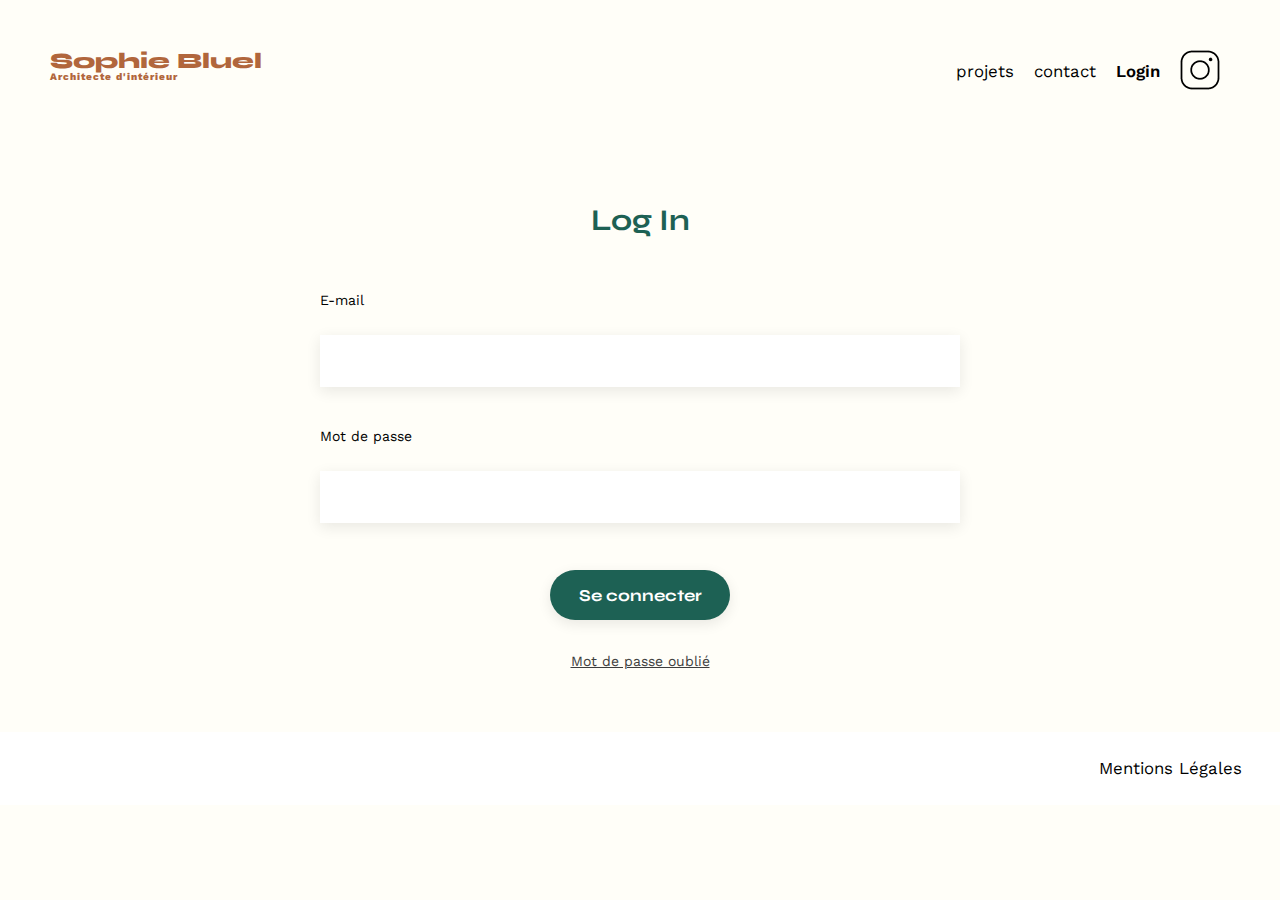
<file: Portfolio-architecte-sophie-bluel-master/FrontEnd/login.html>
<!DOCTYPE html>
<html lang="fr">

<head>
    <meta charset="UTF-8">
    <title>Sophie Bluel - Architecte d'intérieur</title>
    <meta name="viewport" content="width=device-width, initial-scale=1.0">
    <link rel="preconnect" href="https://fonts.googleapis.com">
    <link rel="preconnect" href="https://fonts.gstatic.com" crossorigin>
    <link href="https://fonts.googleapis.com/css2?family=Syne:wght@700;800&family=Work+Sans&display=swap"
        rel="stylesheet">
    <meta name="description" content="Page de connexion">
    <link rel="stylesheet" href="../FrontEnd/assets/style.css">
    <link rel="stylesheet" href="../FrontEnd/index.html">
    <script src="../FrontEnd/js/login.js" defer></script>

</head>

<body>
    <header>
        <h1>Sophie Bluel <span>Architecte d'intérieur</span></h1>
        <nav>
            <ul>
                <li>projets</li>
                <li>contact</li>
                <li><span>Login</span></li>
                <li><img src="./assets/icons/instagram.png" alt="Instagram"></li>
            </ul>
        </nav>
    </header>


    <section id="connexion">
        <h2>Log In</h2>

        <form class="formulaire-connexion" method="post">

            <label for="email">E-mail</label><br>
            <input type="email" name="email" id="email"><br>

            <label for="password">Mot de passe</label><br>
            <input type="password" name="password" id="password" autocomplete="current-password"><br>

            <input type="submit" value="Se connecter">

            <div class="password_forget">
                <a href="">
                    <p>Mot de passe oublié</p>
                </a>
            </div>



        </form>
    </section>


    <footer id="footer_login">
        <nav>
            <ul>
                <li>Mentions Légales</li>
            </ul>
        </nav>
    </footer>

</body>

</html>
</file>
<file: Portfolio-architecte-sophie-bluel-master/FrontEnd/assets/style.css>
/* http://meyerweb.com/eric/tools/css/reset/
   v2.0 | 20110126
   License: none (public domain)
*/

html,
body,
div,
span,
applet,
object,
iframe,
h1,
h2,
h3,
h4,
h5,
h6,
p,
blockquote,
pre,
a,
abbr,
acronym,
address,
big,
cite,
code,
del,
dfn,
em,
img,
ins,
kbd,
q,
s,
samp,
small,
strike,
strong,
sub,
sup,
tt,
var,
b,
u,
i,
center,
dl,
dt,
dd,
ol,
ul,
li,
fieldset,
form,
label,
legend,
table,
caption,
tbody,
tfoot,
thead,
tr,
th,
td,
article,
aside,
canvas,
details,
embed,
figure,
figcaption,
footer,
header,
hgroup,
menu,
nav,
output,
ruby,
section,
summary,
time,
mark,
audio,
video {
  margin: 0;
  padding: 0;
  border: 0;
  font-size: 100%;
  font: inherit;
  vertical-align: baseline;
}
/* HTML5 display-role reset for older browsers */
article,
aside,
details,
figcaption,
figure,
footer,
header,
hgroup,
menu,
nav,
section {
  display: block;
}
body {
  line-height: 1;
  font-family: "Work Sans";
  font-size: 14px;
  background: #fffef8;
}
ol,
ul {
  list-style: none;
}
blockquote,
q {
  quotes: none;
}
blockquote:before,
blockquote:after,
q:before,
q:after {
  content: "";
  content: none;
}
table {
  border-collapse: collapse;
  border-spacing: 0;
}
/** end reset css**/

header {
  display: flex;
  justify-content: space-between;
  margin: 50px;
}
header a {
  text-decoration: none;
  cursor: pointer;
}
section {
  margin: 50px 0;
}

h1 {
  display: flex;
  flex-direction: column;
  font-family: "Syne";
  font-size: 22px;
  font-weight: 800;
  color: #b1663c;
}

h1 > span {
  font-family: "Work Sans";
  font-size: 10px;
  letter-spacing: 0.1em;
}

h2 {
  font-family: "Syne";
  font-weight: 700;
  font-size: 30px;
  color: #1d6154;
}
nav ul {
  display: flex;
  align-items: center;
  list-style-type: none;
}
nav li {
  padding: 0 10px;
  font-size: 1.2em;
}
nav a {
  text-decoration: none;
  color: black;
}
nav li span {
  font-weight: 600;
}
li a:hover {
  color: #b1663c;
  cursor: pointer;
}

#introduction {
  display: flex;
  justify-content: center;
  margin: 80px 0 0 0;
}
.container-introduction {
  width: 89%;
  display: flex;
  align-items: center;
}
#introduction figure {
  flex: 1;
}
#introduction img {
  display: block;
  margin: auto;
  width: 80%;
}

#introduction article {
  flex: 1;
}
#introduction h2 {
  margin-bottom: 1em;
}

#introduction p {
  margin-bottom: 0.5em;
  margin-right: 3.5em;
}
#portfolio h2 {
  margin-bottom: 5px;
}
.mes_projets {
  display: flex;
  justify-content: center;
  align-items: center;
}
#icone-modifer {
  margin-left: 15px;
}
.js-modal {
  text-decoration: none;
  margin: 0 0 0 4px;
  color: black;
  cursor: pointer;
}
/*Modale*/

.modal {
  position: fixed;
  display: flex;
  align-items: center;
  justify-content: center;
  top: 0;
  left: 0;
  width: 100%;
  height: 100%;
  background: rgba(0, 0, 0, 0.5);
}

.modal-modifier {
  display: flex;
  flex-direction: column;
  align-items: center;
  width: 525px;
  height: 650px;
  padding: 30px 60px 20px 60px;
  border-radius: 10px;
  background-color: #fff;
  overflow: auto;
}
.xmark {
  position: relative;
  left: 276px;
  cursor: pointer;
}
.modal-modifier h3 {
  font-family: Work Sans;
  font-size: 26px;
  margin: 0 0 20px 0;
}
.trash-icon {
  background: black;
  width: 10px;
  padding: 5px;
  border-radius: 3px;
  cursor: pointer;
  display: flex;
  position: relative;
  top: 28px;
  left: 65px;
}
.mode-suppression {
  width: 100%;
  display: flex;
  align-items: center;
  flex-direction: column;
}
.mode-ajout {
  display: flex;
  flex-direction: column;
  align-items: center;
}
.modal-gallery {
  display: grid;
  grid-template-columns: repeat(5, 1fr);
  grid-gap: 10px;
}
.modal figure {
  margin: 0;
  max-width: 100%;
}
.img-projects {
  height: auto;
  width: 95px;
}
.border-modal {
  width: 100%;
  border: solid 1px;
  color: rgba(0, 0, 0, 0.3);
  margin: 25px 0 30px 0;
}
.formulaire-ajoutPhoto {
  display: flex;
  flex-direction: column;
  width: 100%;
  align-items: center;
}

#addProject {
  display: flex;
  flex-direction: column;
  align-items: center;
}
.container-icone {
  width: 100%;
}
.arrow-left {
  position: relative;
  right: 63px;
  bottom: 17px;
  width: 17px;
}
.formulaire-container {
  display: flex;
  align-items: center;
  border-radius: 3px;
  width: 420px;
  height: 169px;
  background: #e8f1f6;
  margin-bottom: 10px;
}
.logo-ajout {
  width: 76px;
}
.label-text {
  color: #444;
}
label[for="title"],
label[for="category"] {
  display: flex;
  justify-content: flex-start;
  width: 100%;
  margin-top: 20px;
  color: #3d3d3d;
  font-weight: 600;
}
#title,
#category {
  width: 100%;
  height: 50px;
  border: none;
  box-shadow: 0 4px 14px 0 rgba(0, 0, 0, 0.09);
  margin-top: 12px;
}

#ajout-photo,
#btn-valider {
  width: 237px;
  height: 36px;
  border-radius: 60px;
  background: #1d6154;
  color: #fff;
  font-family: Work Sans;
  cursor: pointer;
  border: none;
}

#btn-valider {
  background: #a7a7a7;
}

#btn-valider.active {
  background: #1d6154;
}

input[type="file"] {
  display: none;
}
.label-style {
  display: inline-block;
  padding: 10px 15px;
  margin-bottom: 10px;
  background: #cbd6dc;
  color: #306685;
  border-radius: 20px;
  cursor: pointer;
}

/*Filtres*/
.filters {
  display: flex;
  justify-content: center;
  gap: 5px;
  padding: 30px 0 40px 0;
}
.filters button {
  width: 100px;
  height: 37px;
  border-radius: 60px;
  border: 1px solid #1d6154;
  background: #fffef8;
}
.filters button p {
  color: #1d6154;
  font-size: 16px;
  font-weight: 700;
  font-family: Syne;
}
.filters button:hover {
  background: #1d6154;
  cursor: pointer;
}
.filters button:hover p {
  color: #fffef8;
}
.filter-button[data-category="Appartements"] {
  width: 157px;
}
.filter-button[data-category="Hotels & restaurants"] {
  width: 198px;
}
.container-gallery {
  width: 100%;
  display: flex;
  justify-content: center;
}
.gallery {
  width: 80%;
  display: grid;
  grid-template-columns: 1fr 1fr 1fr;
  grid-row-gap: 20px;
  grid-column-gap: 15px;
}
.gallery img {
  width: 100%;
}
figcaption {
  margin-top: 5px;
}
#contact {
  width: 50%;
  margin: auto;
}
#contact > * {
  text-align: center;
}
#contact h2 {
  margin-bottom: 20px;
}
#contact form {
  text-align: left;
  margin-top: 30px;
  display: flex;
  flex-direction: column;
}

#contact input {
  height: 50px;
  font-size: 1.2em;
  border: none;
  box-shadow: 0px 4px 14px rgba(0, 0, 0, 0.09);
}
#contact label {
  margin: 2em 0 1em 0;
}
#contact textarea {
  border: none;
  box-shadow: 0px 4px 14px rgba(0, 0, 0, 0.09);
}

#connexion {
  width: 50%;
  margin: auto;
}
#connexion h2 {
  margin-top: 7rem;
}
#connexion > * {
  text-align: center;
}

#connexion form {
  text-align: left;
  margin-top: 30px;
  display: flex;
  flex-direction: column;
}
#connexion label {
  margin: 2em 0 1em 0;
}
#connexion input {
  height: 50px;
  font-size: 1.2em;
  border: none;
  box-shadow: 0px 4px 14px rgba(0, 0, 0, 0.09);
}

input[type="submit"] {
  font-family: "Syne";
  font-weight: 700;
  color: white;
  background-color: #1d6154;
  margin: 2em auto;
  width: 180px;
  text-align: center;
  border-radius: 60px;
}
.password_forget {
  margin-bottom: 4rem;
  text-align: center;
}
.password_forget a {
  color: #3d3d3d;
  text-decoration: underline;
}
footer nav ul {
  display: flex;
  justify-content: flex-end;
  margin: 2em;
}

#footer_login {
  display: flex;
  justify-content: flex-end;
  background: white;
  width: 100%;
}

#mode_edition {
  justify-content: center;
  align-items: center;
  background: black;
  height: 59px;
  width: 100%;
}
#mode_edition span {
  color: white;
  margin-left: 10px;
}

#input-message,
#select-message {
  width: 100%;
  color: #3d3d3d;
  margin-top: 4px;
}
</file>
